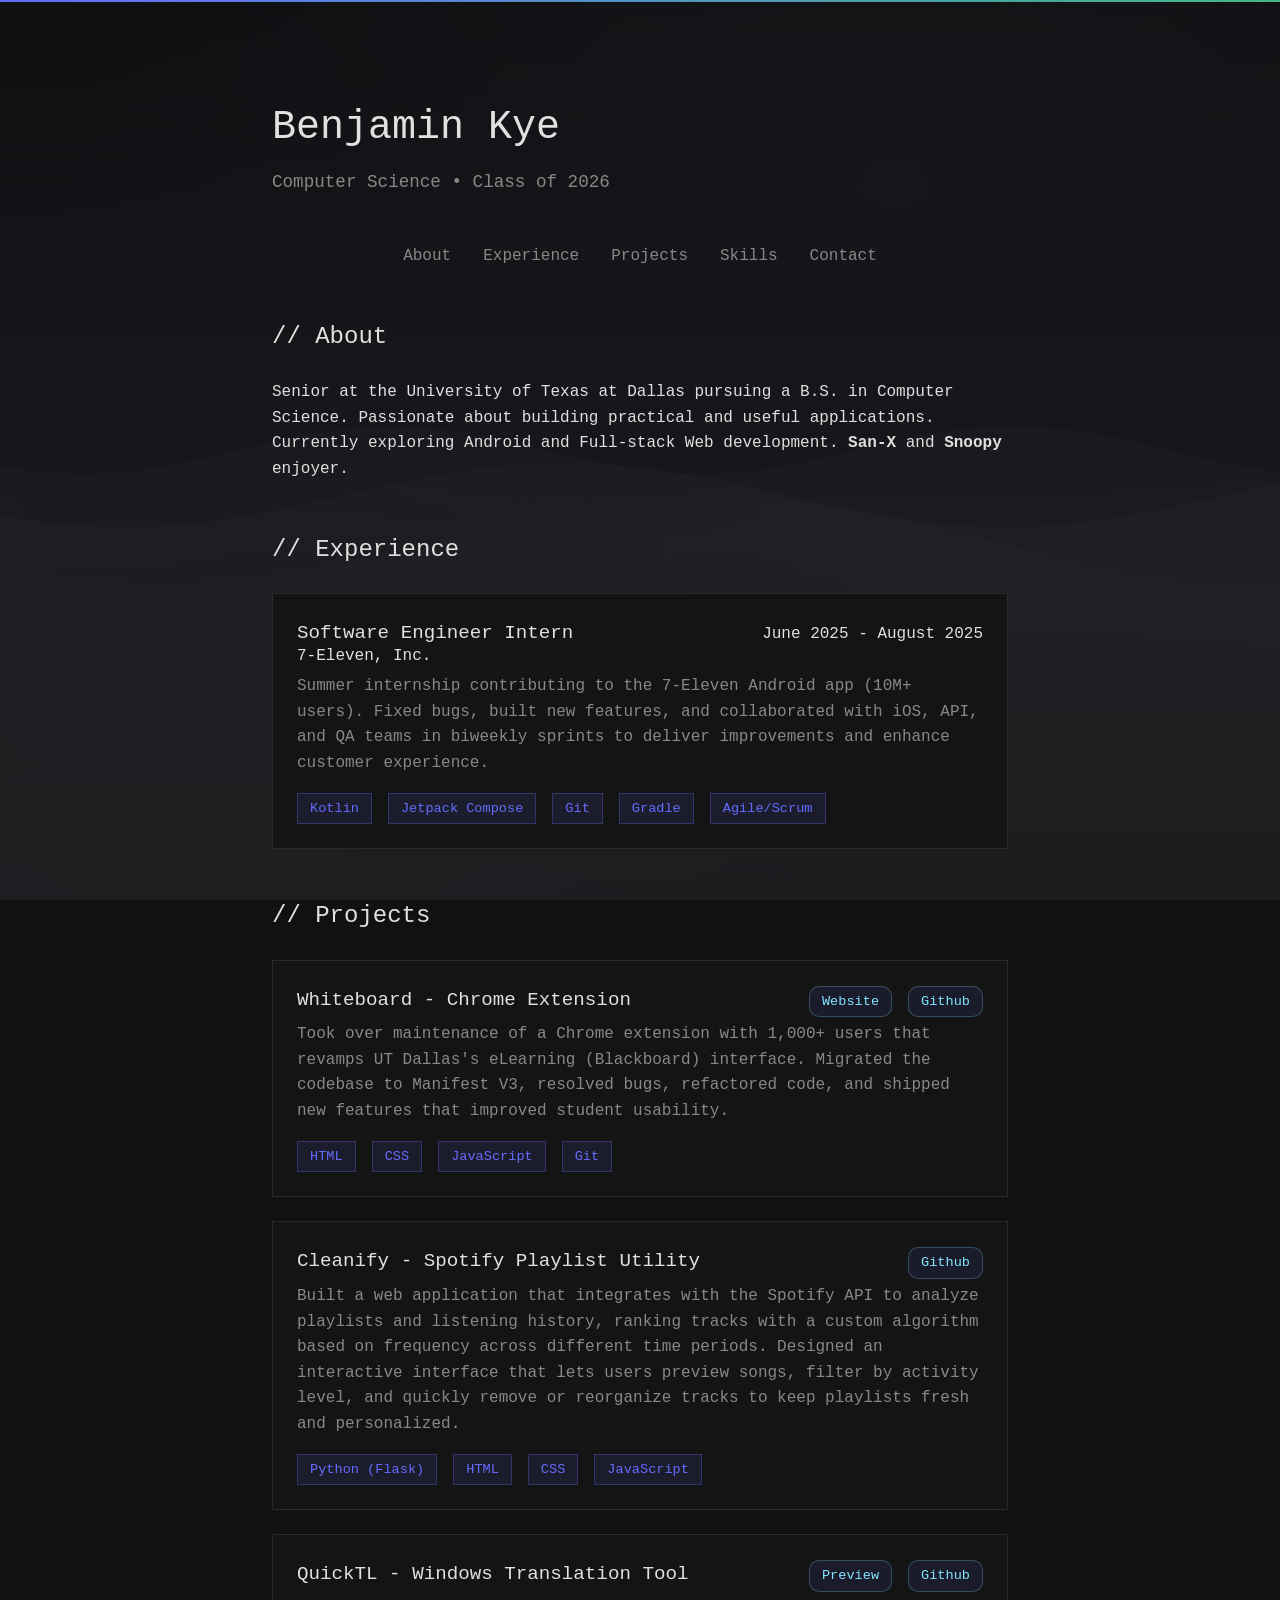
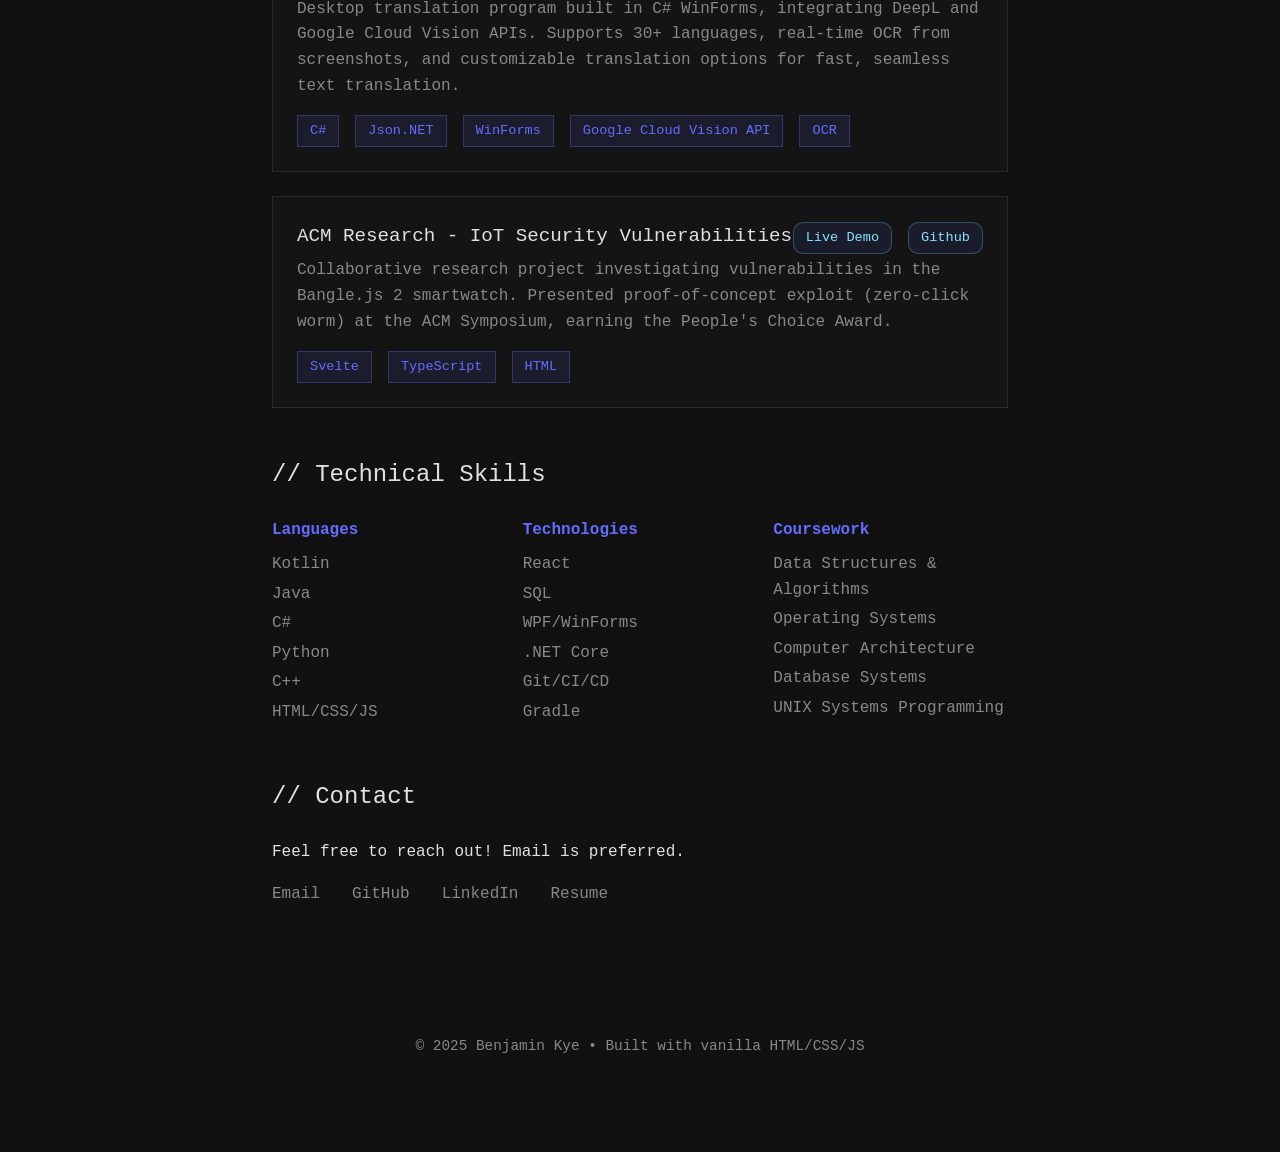
<file: index.html>
<!DOCTYPE html>
<html lang="en">
<head>
    <meta charset="UTF-8">
    <meta name="viewport" content="width=device-width, initial-scale=1.0">
    <title>Benjamin Kye - Home</title>
    <link rel="stylesheet" href="/styles.css">
    <link rel="icon" type="image/png" href="/favicons/favicon-96x96.png" sizes="96x96" />
	<link rel="icon" type="image/svg+xml" href="/favicons/favicon.svg" />
	<link rel="shortcut icon" href="/favicons/favicon.ico" />
	<link rel="apple-touch-icon" sizes="180x180" href="/favicons/apple-touch-icon.png" />
	<meta name="apple-mobile-web-app-title" content="Benjamin Kye" />
	<link rel="manifest" href="/favicons/site.webmanifest" />
    <meta name="theme-color" content="#111111"/>
    <meta name="author" content="Benjamin Kye"/>

    <script defer src="/scripts/sparkle.js"></script>
    <script defer src="/scripts/bg.js"></script>
    <script defer src="/scripts/peek.js"></script>
    <script defer src="/scripts/script.js"></script>
</head>
<body>
    <div class="gradient-border"></div>
    
    <div class="container">
        <header>
            <h1>Benjamin Kye</h1>
            <p class="subtitle">Computer Science • Class of 2026</p>
        </header>

        <nav>
            <a href="#about">About</a>
            <a href="#experience">Experience</a>
            <a href="#projects">Projects</a>
            <a href="#skills">Skills</a>
            <a href="#contact">Contact</a>
        </nav>

        <section id="about">
            <h2>// About</h2>
            <p>Senior at the University of Texas at Dallas pursuing a B.S. in Computer Science. Passionate about building practical and useful 
                applications. Currently exploring Android and Full-stack Web development. 
                <span class="sparkly" id="sanx-text">San-X</span> and 
                <span class="sparkly" id="snoopy-text">Snoopy</span> 
                enjoyer.</p>
        </section>

        <section id="experience">
            <h2>// Experience</h2>
            <div class="experience">
                <div class="project-header">
                    <h3>Software Engineer Intern</h3>
                    <h4>June 2025 - August 2025</h4>
                </div>
                <h4>7-Eleven, Inc.</h4>
                <p>Summer internship contributing to the 7-Eleven Android app (10M+ users). 
                    Fixed bugs, built new features, and collaborated with iOS, API, 
                    and QA teams in biweekly sprints to deliver improvements and enhance 
                    customer experience.</p>
                <div class="tech-stack">
                    <span class="tech">Kotlin</span>
                    <span class="tech">Jetpack Compose</span>
                    <span class="tech">Git</span>
                    <span class="tech">Gradle</span>
                    <span class="tech">Agile/Scrum</span>
                </div>
                <canvas id="san-x"></canvas>
                <canvas id="snoopy"></canvas>                
            </div>
        </section>
        

        <section id="projects">
            <h2>// Projects</h2>
            
            <div class="project">
                <div class="project-header">
                    <h3>Whiteboard - Chrome Extension</h3>
                    <div class="project-buttons">
                        <a href="https://chromewebstore.google.com/detail/hgoiijmhpdjkmecnlkpdcflgfjebpbhe" target="_blank" class="project-button">Website</a>
                        <a href="https://github.com/sunnyguan/whiteboard" target="_blank" class="project-button">Github</a>
                    </div>
                </div>
                <p>Took over maintenance of a Chrome extension with 1,000+ users that revamps UT Dallas's eLearning (Blackboard) interface. Migrated the codebase to Manifest V3, resolved bugs, refactored code, and shipped new features that improved student usability.</p>
                <div class="tech-stack">
                    <span class="tech">HTML</span>
                    <span class="tech">CSS</span>
                    <span class="tech">JavaScript</span>
                    <span class="tech">Git</span>
                </div>
            </div>

            <div class="project">
                <div class="project-header">
                    <h3>Cleanify - Spotify Playlist Utility</h3>
                    <div class="project-buttons">
                        <!-- <a href="livedemo" target="_blank" class="project-button">Website</a> -->
                        <a href="" onclick = "alert('WIP, will be pushed to github once I figure out hosting/deployment'); return false;" target="_blank" class="project-button">Github</a>
                    </div>
                </div>
                <p>Built a web application that integrates with the Spotify API to analyze playlists and listening history, ranking tracks with a custom algorithm based on frequency across different time periods. Designed an interactive interface that lets users preview songs, filter by activity level, and quickly remove or reorganize tracks to keep playlists fresh and personalized.</p>
                <div class="tech-stack">
                    <span class="tech">Python (Flask)</span>
                    <span class="tech">HTML</span>
                    <span class="tech">CSS</span>
                    <span class="tech">JavaScript</span>
                </div>
            </div>

            <div class="project">
                <div class="project-header">
                    <h3>QuickTL - Windows Translation Tool</h3>
                    <div class="project-buttons">
                        <a href="https://github.com/benjaminkye/QuickTL?tab=readme-ov-file#demo" target="_blank" class="project-button">Preview</a>
                        <a href="https://github.com/benjaminkye/QuickTL" target="_blank" class="project-button">Github</a>
                    </div>
                </div>
                <p>Desktop translation program built in C# WinForms, integrating DeepL and Google Cloud Vision APIs. Supports 30+ languages, real-time OCR from screenshots, and customizable translation options for fast, seamless text translation.</p>
                <div class="tech-stack">
                    <span class="tech">C#</span>
                    <span class="tech">Json.NET</span>
                    <span class="tech">WinForms</span>
                    <span class="tech">Google Cloud Vision API</span>
                    <span class="tech">OCR</span>
                </div>
            </div>
            <div class="project">
                <div class="project-header">
                    <h3>ACM Research - IoT Security Vulnerabilities</h3>
                    <div class="project-buttons">
                        <a href="https://acm-research.github.io/IoTSecurityVulnerabilities/" target="_blank" class="project-button">Live Demo</a>
                        <a href="https://github.com/ACM-Research/IoTSecurityVulnerabilities" target="_blank" class="project-button">Github</a>
                    </div>
                </div>
                <p>Collaborative research project investigating vulnerabilities in the Bangle.js 2 smartwatch. 
                    Presented proof-of-concept exploit (zero-click worm) at the ACM Symposium, 
                    earning the People's Choice Award.</p>
                <div class="tech-stack">
                    <span class="tech">Svelte</span>
                    <span class="tech">TypeScript</span>
                    <span class="tech">HTML</span>
                </div>
            </div>
        </section>

        <section id="skills">
            <h2>// Technical Skills</h2>
            <div class="skills-grid">
                <div class="skill-category">
                    <h3>Languages</h3>
                    <ul>
                        <li>Kotlin</li>
                        <li>Java</li>
                        <li>C#</li>
                        <li>Python</li>
                        <li>C++</li>
                        <li>HTML/CSS/JS</li>
                    </ul>
                </div>
                <div class="skill-category">
                    <h3>Technologies</h3>
                    <ul>
                        <li>React</li>
                        <li>SQL</li>
                        <li>WPF/WinForms</li>
                        <li>.NET Core</li>
                        <li>Git/CI/CD</li>
                        <li>Gradle</li>
                    </ul>
                </div>
                <div class="skill-category">
                    <h3>Coursework</h3>
                    <ul>
                        <li>Data Structures & Algorithms</li>
                        <li>Operating Systems</li>
                        <li>Computer Architecture</li>
                        <li>Database Systems</li>
                        <li>UNIX Systems Programming</li>
                    </ul>
                </div>
            </div>
        </section>

        <section id="contact">
            <h2>// Contact</h2>
            <p>Feel free to reach out! Email is preferred.</p>
            <div class="contact-links">
                <a href="mailto:benkye04@gmail.com">Email</a>
                <a href="https://github.com/benjaminkye" target="_blank">GitHub</a>
                <a href="https://linkedin.com/in/benjamin-kye" target="_blank">LinkedIn</a>
                <a href="/public_resume.pdf" target="_blank">Resume</a>
            </div>
        </section>

        <footer>
            <p>© 2025 Benjamin Kye • Built with vanilla HTML/CSS/JS</p>
        </footer>
    </div>
</body>
</html>
</file>
<file: styles.css>
html { scroll-behavior: smooth; }

* {
    margin: 0;
    padding: 0;
    box-sizing: border-box;
}

:root {
    --bg-primary: #111111;
    /* --bg-secondary: #161616; */
    --bg-secondary: #141414;
    --text-primary: #e0e0e0;
    --text-secondary: #888888;
    --accent: rgb(100, 108, 255);
    --accent-bright: #80e5ff;
    --accent-bright-border: rgba(128, 230, 255, 0.1);
    --border: #2a2a2a;
}

/* Scrollbar styles */
* {
    scrollbar-width: thin;
    scrollbar-color: var(--border) var(--bg-primary);
}

::-webkit-scrollbar {
    width: 8px;
    height: 8px;
}

::-webkit-scrollbar-track {
    background: var(--bg-primary);
}

::-webkit-scrollbar-thumb {
    background-color: var(--border);
    border-radius: 4px;
}

::-webkit-scrollbar-thumb:hover {
    background-color: #3a3a3a;
}

body {
    font-family: 'JetBrains Mono', 'Fira Code', 'Consolas', monospace;
    background-color: var(--bg-primary);
    color: var(--text-primary);
    line-height: 1.6;
    overflow-x: hidden;
}

.gradient-border {
    position: fixed;
    top: 0;
    left: 0;
    right: 0;
    height: 2px;
    background: linear-gradient(90deg, #646cff, #42b883, #646cff);
    background-size: 200% 100%;
    animation: gradient-shift 3s ease infinite;
    z-index: 2147483647;
}

@keyframes gradient-shift {
    0% { background-position: 0% 50%; }
    100% { background-position: 200% 50%; }
}

.container {
    max-width: 800px;
    margin: 0 auto;
    padding: 2rem;
}

header {
    margin-top: 4rem;
}

h1 {
    font-size: 2.5rem;
    font-weight: 400;
    margin-bottom: 0.5rem;
}

.subtitle {
    color: var(--text-secondary);
    font-size: 1.1rem;
}

nav {
    margin-top: 3rem;
    display: flex;
    justify-content: center;
    gap: 2rem;
    flex-wrap: wrap;
}

nav a {
    color: var(--text-secondary);
    text-decoration: none;
    transition: color 0.3s ease;
    position: relative;
}

nav a:hover {
    color: var(--text-primary);
}

nav a::after {
    content: '';
    position: absolute;
    bottom: -4px;
    left: 0;
    width: 0;
    height: 1px;
    background-color: var(--accent);
    transition: width 0.3s ease;
}

nav a:hover::after {
    width: 100%;
}

section {
    margin: 3rem 0;
}

h2 {
    font-size: 1.5rem;
    font-weight: 400;
    margin-bottom: 1.5rem;
    color: var(--text-primary);
}

.experience {
    background-color: var(--bg-secondary);
    border: 1px solid var(--border);
    padding: 1.5rem;
    margin-bottom: 1.5rem;
    transition: transform 0.2s ease, border-color 0.2s ease;
    position: relative;
    overflow: visible;
}

.experience:hover {
    transform: translateX(4px);
    border-color: var(--accent);
}

.experience h3 {
    font-size: 1.2rem;
    font-weight: 400;
}

.experience h4 {
    font-size: 1rem;
    font-weight: 400;
    margin-top: -.3rem;
}

.experience p {
    color: var(--text-secondary);
    margin-top: .3rem;
    margin-bottom: 1rem;
}
.experience li {
    color: var(--text-secondary);
    margin-top: .3rem;
    margin-bottom: 1rem;
}

.project {
    background-color: var(--bg-secondary);
    border: 1px solid var(--border);
    padding: 1.5rem;
    margin-bottom: 1.5rem;
    transition: transform 0.2s ease, border-color 0.2s ease;
    
}

.project:hover {
    transform: translateX(4px);
    border-color: var(--accent);
}

.project h3 {
    font-size: 1.2rem;
    font-weight: 400;
}

.project p {
    color: var(--text-secondary);
    margin-top: .3rem;
    margin-bottom: 1rem;
}

.project-header {
    display: flex;
    justify-content: space-between;
    align-items: first baseline;
    flex-wrap: wrap;
    
}

.project-header h4 {
    font-size: 1rem;
    font-weight: 400;
}

.project-buttons {
    display: flex;
    gap: 1rem;
    flex-wrap: wrap;
}

.project-button {
    display: flex;
    text-decoration: none;
    position: relative;
    font-size: 0.85rem;
    color: var(--accent-bright);
    background-color: rgba(100, 108, 255, 0.1);
    padding: 0.25rem 0.75rem;
    border: 1px solid rgba(128, 230, 255, 0.25);
    border-radius: 10px;
    transition: transform 0.2s ease, border-color 0.2s ease;

}

.project-button:hover {
    color: rgb(211, 246, 255);
    border-color: var(--accent-bright);
    transform: translateY(-2px)
}

.tech-stack {
    display: flex;
    gap: 1rem;
    flex-wrap: wrap;
}

.tech {
    font-size: 0.85rem;
    color: var(--accent);
    background-color: rgba(100, 108, 255, 0.1);
    padding: 0.25rem 0.75rem;
    border: 1px solid rgba(100, 108, 255, 0.3);
}

.skills-grid {
    display: grid;
    grid-template-columns: repeat(auto-fit, minmax(200px, 1fr));
    gap: 1rem;
}

.skill-category h3 {
    font-size: 1rem;
    margin-bottom: 0.5rem;
    color: var(--accent);
}

.skill-category ul {
    list-style: none;
}

.skill-category li {
    color: var(--text-secondary);
    margin-bottom: 0.25rem;
}

.contact-links {
    display: flex;
    gap: 2rem;
    flex-wrap: wrap;
    margin-top: 1rem;
}

.contact-links a {
    color: var(--text-secondary);
    text-decoration: none;
    transition: color 0.3s ease;
}

.contact-links a:hover {
    color: var(--accent);
}

footer {
    margin-top: 6rem;
    padding: 2rem 0;
    text-align: center;
    color: var(--text-secondary);
    font-size: 0.9rem;
}

@keyframes fade-in {
    from {
        opacity: 0;
        transform: translateY(10px);
    }
    to {
        opacity: 1;
        transform: translateY(0);
    }
}

section {
    animation: fade-in 0.6s ease-out;
}

.sparkly {
    display: inline-block;
    position: relative;
    font-weight: bold;
    cursor: pointer;
    isolation: isolate;
    transition: color 0.3s ease;
    z-index: 0;
}

.sparkly:hover {
    color: var(--accent);
}

.sparkle {
    position: absolute;
    display: block;
    animation: spin 1000ms linear, comeInOut 1000ms forwards;
    pointer-events: none;
    /* z-index determined by js */
}

#san-x, #snoopy {
    pointer-events: none;
}

@keyframes comeInOut {
    0%   { transform: scale(0); opacity: 0; }
    50%  { transform: scale(1); opacity: 1; }
    100% { transform: scale(0); opacity: 0; }
}

@keyframes spin {
    from {rotate: 0deg; }
    to {rotate: 180deg; }
}
</file>
